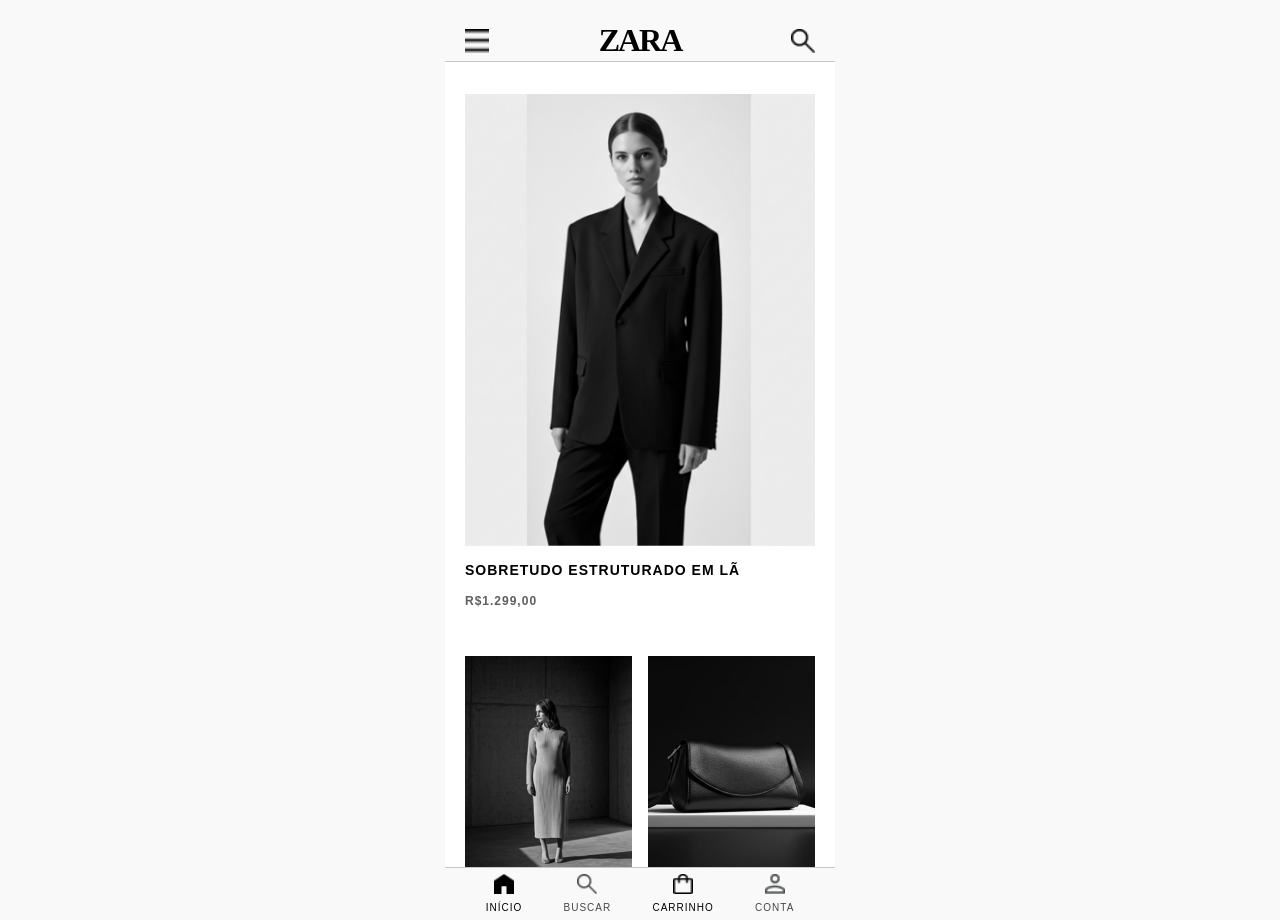
<file: index.html>
<!DOCTYPE html>
<html lang="pt-BR">
<head>
  <meta charset="UTF-8">
  <meta name="viewport" content="width=device-width, initial-scale=1.0">
  <title>Zara</title>
  <link rel="stylesheet" href="style.css">
</head>
<body>
  <div class="container">
    <div class="header">
      <a href="pag-menu.html" class="btn-menu">
        <img src="assets/icon-menu.png" alt="menu">
      </a>
    <h1 class="logo">ZARA</h1>
    <button class="btn-search" onclick="window.location.href='pag-busca.html'">
      <img src="assets/icon-search.png" alt="search">
    </button>
    </div>

    <div class="content">
      <section class="hero-section">
        <button class="btn-product" onclick="window.location.href='pag-produto.html'">
          <img src="assets/hero-product.png" alt="Sobretudo" class="hero-image">
        </button>
        <h2>SOBRETUDO ESTRUTURADO EM LÃ</h2>
        <h5>R$1.299,00</h5>
      </section>

      <section class="products-section">
        <div class="product">
          <button class="btn-product" onclick="window.location.href='pag-produto.html'">
            <img src="assets/vestido.png" alt="Vestido">
          </button>
          <h3>VESTIDO KNIT LIMITED</h3>
          <p>R$ 459,00</p>
        </div>
        <div class="product">
          <button class="btn-product" onclick="window.location.href='pag-produto.html'">
            <img src="assets/bolsa.png" alt="Bolsa">
          </button>
          <h3>BOLSA COURO MINIMAL</h3>
          <p>R$ 899,00</p>
        </div>
      </section>

      <section class="bottom-section">
        <button class="btn-product" onclick="window.location.href='pag-produto.html'">
          <img src="assets/bottom-feature.png" alt="Nova coleção" class="bottom-image">
        </button>
        <h2>NOVA COLEÇÃO ORIGINS</h2>
        <h5>Ver seleção</h5>
      </section>
    </div>

    <nav class="navbar">
      <a href="index.html" class="nav-item active">
        <img src="assets/icon-inicio.png" alt="Início" class="nav-icon">
        <span>INÍCIO</span>
      </a>
      <a href="pag-busca.html" class="nav-item">
        <img src="assets/icon-buscar.png" alt="Buscar" class="nav-icon">
        <span>BUSCAR</span>
      </a>
      <a href="pag-carrinho.html" class="nav-item active">
        <img src="assets/icon-carrinho.png" alt="Carrinho" class="nav-icon">
        <span>CARRINHO</span>
      </a>
      <a href="pag-conta.html" class="nav-item">
        <img src="assets/icon-conta.png" alt="Conta" class="nav-icon">
        <span>CONTA</span>
      </a>
    </nav>
  </div>
  <script src="script.js"></script>
</body>
</html>
</file>
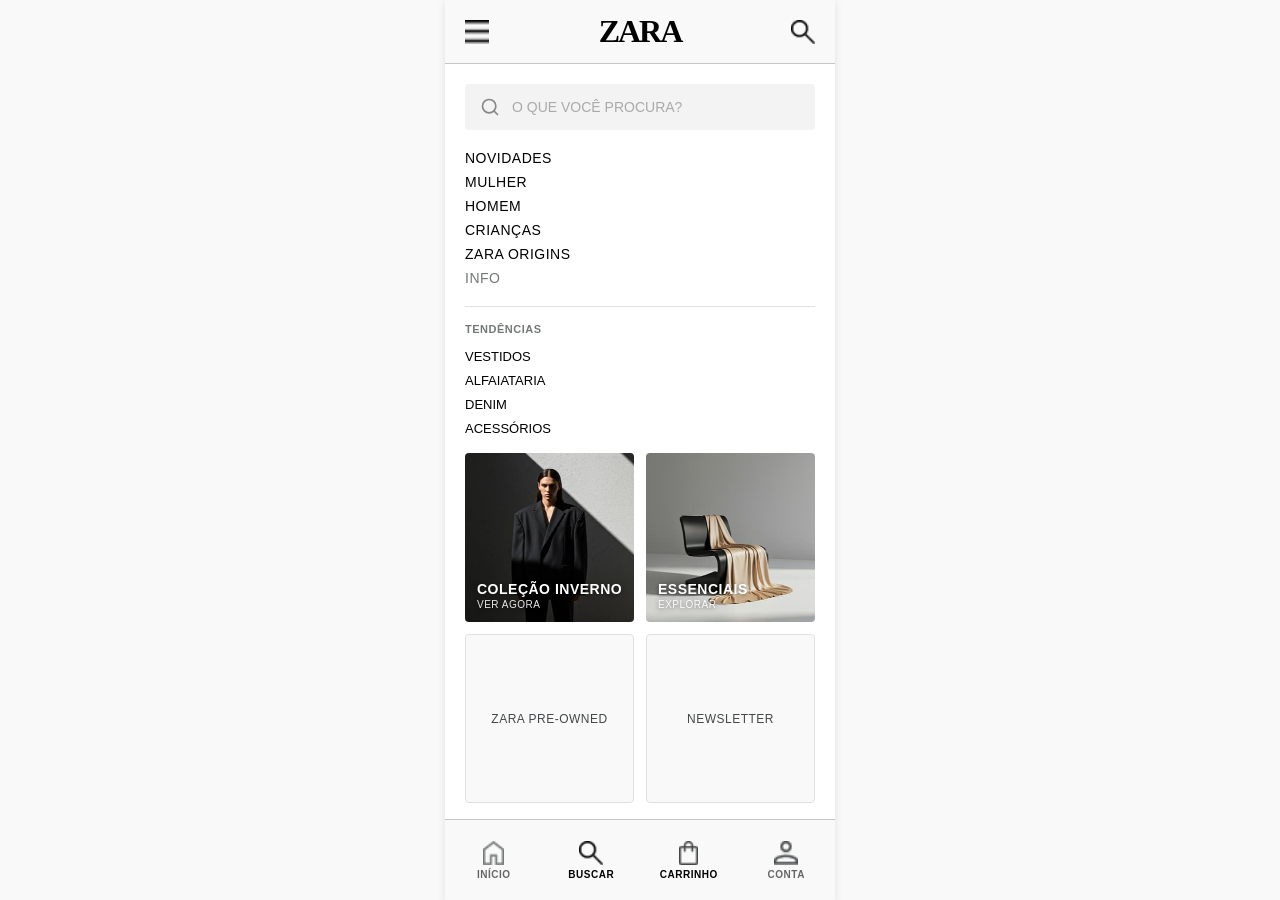
<file: pag-busca.html>
<!DOCTYPE html>
<html lang="pt-BR">
<head>
  <meta charset="UTF-8">
  <meta name="viewport" content="width=device-width, initial-scale=1.0">
  <title>Buscar - Zara</title>
  <link rel="stylesheet" href="pag-busca.css">
</head>
<body>
  <div class="container">

    <!-- HEADER -->
    <header class="header">
      <a href="pag-menu.html" class="btn-menu">
        <img src="assets/icon-menu.png" alt="menu">
      </a>
      <h1 class="logo">ZARA</h1>
      <button class="btn-search" onclick="window.location.href='pag-busca.html'">
        <img src="assets/icon-header-right.png" alt="search">
      </button>
    </header>

    <!-- CONTEÚDO PRINCIPAL -->
    <main class="main-content">

      <!-- Campo de busca -->
      <section class="search-section">
        <div class="search-box">
          <span class="search-icon">
            <svg width="20" height="20" viewBox="0 0 24 24" fill="none" stroke="currentColor" stroke-width="2" stroke-linecap="round" stroke-linejoin="round">
              <circle cx="11" cy="11" r="8" />
              <line x1="21" y1="21" x2="16.65" y2="16.65" />
            </svg>
          </span>
          <input type="text" class="search-input" placeholder="O QUE VOCÊ PROCURA?">
        </div>
      </section>

      <!-- Navegação principal -->
      <nav class="nav-links">
        <a href="#">NOVIDADES</a>
        <a href="pag-categorias.html">MULHER</a>
        <a href="pag-categorias.html">HOMEM</a>
        <a href="pag-categorias.html">CRIANÇAS</a>
        <a href="#">ZARA ORIGINS</a>
        <a href="#" class="info">INFO</a>
      </nav>

      <!-- Tendências + Cards 2x2 -->
      <section class="tendencies-section">
        <span class="section-label">TENDÊNCIAS</span>
        <ul class="tendencies-list">
          <li><a href="#">VESTIDOS</a></li>
          <li><a href="#">ALFAIATARIA</a></li>
          <li><a href="#">DENIM</a></li>
          <li><a href="#">ACESSÓRIOS</a></li>
        </ul>

        <!-- Grid 2x2 de cards -->
        <div class="cards-grid">
          <!-- Card 1: Coleção Inverno (com imagem) -->
          <div class="card card-image">
            <img src="assets/inverno.png" alt="Coleção Inverno" class="card-bg-img">
            <div class="card-label">
              <span class="card-title">COLEÇÃO INVERNO</span>
              <span class="card-sub">VER AGORA</span>
            </div>
          </div>

          <!-- Card 2: Essenciais (com imagem) -->
          <div class="card card-image">
            <img src="assets/essenciais.png" alt="Essenciais" class="card-bg-img">
            <div class="card-label">
              <span class="card-title">ESSENCIAIS</span>
              <span class="card-sub">EXPLORAR</span>
            </div>
          </div>

          <!-- Card 3: ZARA PRE-OWNED (sem imagem) -->
          <div class="card card-plain">
            <span>ZARA PRE-OWNED</span>
          </div>

          <!-- Card 4: NEWSLETTER (sem imagem) -->
          <div class="card card-plain">
            <span>NEWSLETTER</span>
          </div>
        </div>
      </section>

      <!-- Rodapé com links -->
      <footer class="footer-links">
        <div>
          <span class="section-label">SIGA-NOS</span>
          <a href="https://www.instagram.com/zara/" target="_blank" rel="noopener noreferrer">INSTAGRAM</a>
          <a href="https://www.tiktok.com/@zara" target="_blank" rel="noopener noreferrer">TIKTOK</a>
          <a href="https://br.pinterest.com/zaraofficial/" target="_blank" rel="noopener noreferrer">PINTEREST</a>
        </div>
        <div>
          <span class="section-label">AJUDA</span>
          <a href="#">ENTREGAS</a>
          <a href="#">TROCAS</a>
        </div>
      </footer>

    </main>

    <!-- NAVBAR -->
    <nav class="navbar">
      <a href="index.html" class="nav-item">
        <img src="assets/icon-nav-home.png" alt="Início" class="nav-icon">
        <span>INÍCIO</span>
      </a>
      <a href="pag-busca.html" class="nav-item active">
        <img src="assets/icon-search.png" alt="Buscar" class="nav-icon">
        <span>BUSCAR</span>
      </a>
      <a href="pag-carrinho.html" class="nav-item active">
        <img src="assets/icon-carrinho.png" alt="Carrinho" class="nav-icon">
        <span>CARRINHO</span>
      </a>
      <a href="pag-conta.html" class="nav-item">
        <img src="assets/icon-conta.png" alt="Conta" class="nav-icon">
        <span>CONTA</span>
      </a>
    </nav>

  </div>
  <script src="script.js"></script>
</body>
</html>
</file>
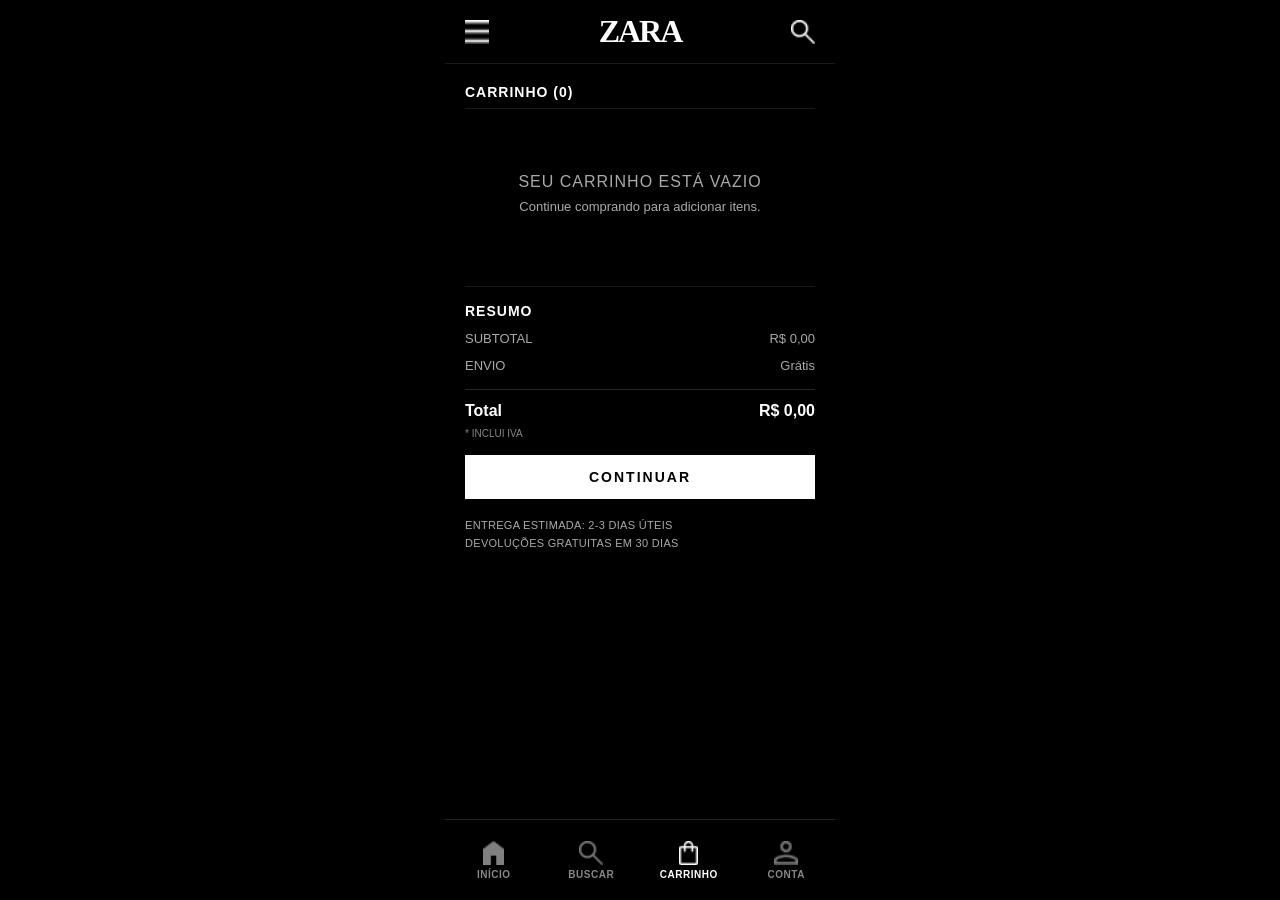
<file: pag-carrinho.html>
<!DOCTYPE html>
<html lang="pt-BR">
<head>
  <meta charset="UTF-8">
  <meta name="viewport" content="width=device-width, initial-scale=1.0">
  <title>Carrinho - Zara</title>
  <link rel="stylesheet" href="pag-carrinho.css">
</head>
<body>
  <div class="container">

    <!-- HEADER -->
    <header class="header">
      <a href="pag-menu.html" class="btn-menu">
        <img src="assets/icon-menu.png" alt="menu">
      </a>
      <h1 class="logo">ZARA</h1>
      <!-- Ícone da lupa → redireciona para pag-busca.html -->
      <button class="btn-search" onclick="window.location.href='pag-busca.html'">
        <img src="assets/icon-header-right.png" alt="search">
      </button>
    </header>

    <!-- CONTEÚDO PRINCIPAL -->
    <main class="main-content">

      <div class="cart-header">
        <h2>CARRINHO (2)</h2>
      </div>

      <section class="cart-items">

        <!-- Item 1 -->
        <article class="cart-item">
          <div class="item-image">
            <img src="https://lh3.googleusercontent.com/aida-public/[base64]" alt="Sobretudo de lã premium">
          </div>
          <div class="item-info">
            <div class="item-header">
              <h3>SOBRETUDO DE LÃ PREMIUM</h3>
              <button class="btn-remove" onclick="alert('Remover item do carrinho')">✕</button>
            </div>
            <p class="ref">REF. 0482/201</p>
            <p class="attr">COR: PRETO</p>
            <p class="attr">TAMANHO: L</p>
            <div class="item-actions">
              <div class="qty-control">
                <button class="qty-btn">−</button>
                <span class="qty-number">1</span>
                <button class="qty-btn">+</button>
              </div>
              <span class="item-price">R$ 1.299,00</span>
            </div>
          </div>
        </article>

        <!-- Item 2 -->
        <article class="cart-item">
          <div class="item-image">
            <img src="https://lh3.googleusercontent.com/aida-public/[base64]" alt="Mala de ombro estruturada">
          </div>
          <div class="item-info">
            <div class="item-header">
              <h3>MALA DE OMBRO ESTRUTURADA</h3>
              <button class="btn-remove" onclick="alert('Remover item do carrinho')">✕</button>
            </div>
            <p class="ref">REF. 6619/105</p>
            <p class="attr">COR: BRANCO</p>
            <p class="attr">TAMANHO: ÚNICO</p>
            <div class="item-actions">
              <div class="qty-control">
                <button class="qty-btn">−</button>
                <span class="qty-number">1</span>
                <button class="qty-btn">+</button>
              </div>
              <span class="item-price">R$ 459,00</span>
            </div>
          </div>
        </article>

      </section>

      <!-- Resumo do pedido -->
      <aside class="order-summary">
        <h2>RESUMO</h2>
        <div class="summary-row">
          <span>Subtotal</span>
          <span>R$ 1.758,00</span>
        </div>
        <div class="summary-row">
          <span>Envio</span>
          <span>Grátis</span>
        </div>
        <div class="summary-total">
          <span>Total</span>
          <span>R$ 1.758,00</span>
        </div>
        <p class="tax-note">* INCLUI IVA</p>

        <button class="btn-continue" onclick="window.location.href='pag-pagamento.html'">Continuar</button>

        <div class="delivery-info">
          <div class="info-item">
            <span>Entrega estimada: 2-3 dias úteis</span>
          </div>
          <div class="info-item">
            <span>Devoluções gratuitas em 30 dias</span>
          </div>
        </div>
      </aside>

    </main>

    <!-- NAVBAR -->
    <nav class="navbar">
      <!-- Ícone INÍCIO → redireciona para index.html -->
      <a href="index.html" class="nav-item">
        <img src="assets/icon-inicio.png" alt="Início" class="nav-icon">
        <span>INÍCIO</span>
      </a>
      <!-- Ícone BUSCAR → redireciona para pag-busca.html -->
      <a href="pag-busca.html" class="nav-item">
        <img src="assets/icon-buscar.png" alt="Buscar" class="nav-icon">
        <span>BUSCAR</span>
      </a>
      <a href="pag-carrinho.html" class="nav-item active">
        <img src="assets/icon-carrinho.png" alt="Carrinho" class="nav-icon">
        <span>CARRINHO</span>
      </a>
      <a href="pag-conta.html" class="nav-item">
        <img src="assets/icon-conta.png" alt="Conta" class="nav-icon">
        <span>CONTA</span>
      </a>
    </nav>

  </div>
  <script src="script.js"></script>
</body>
</html>
</file>
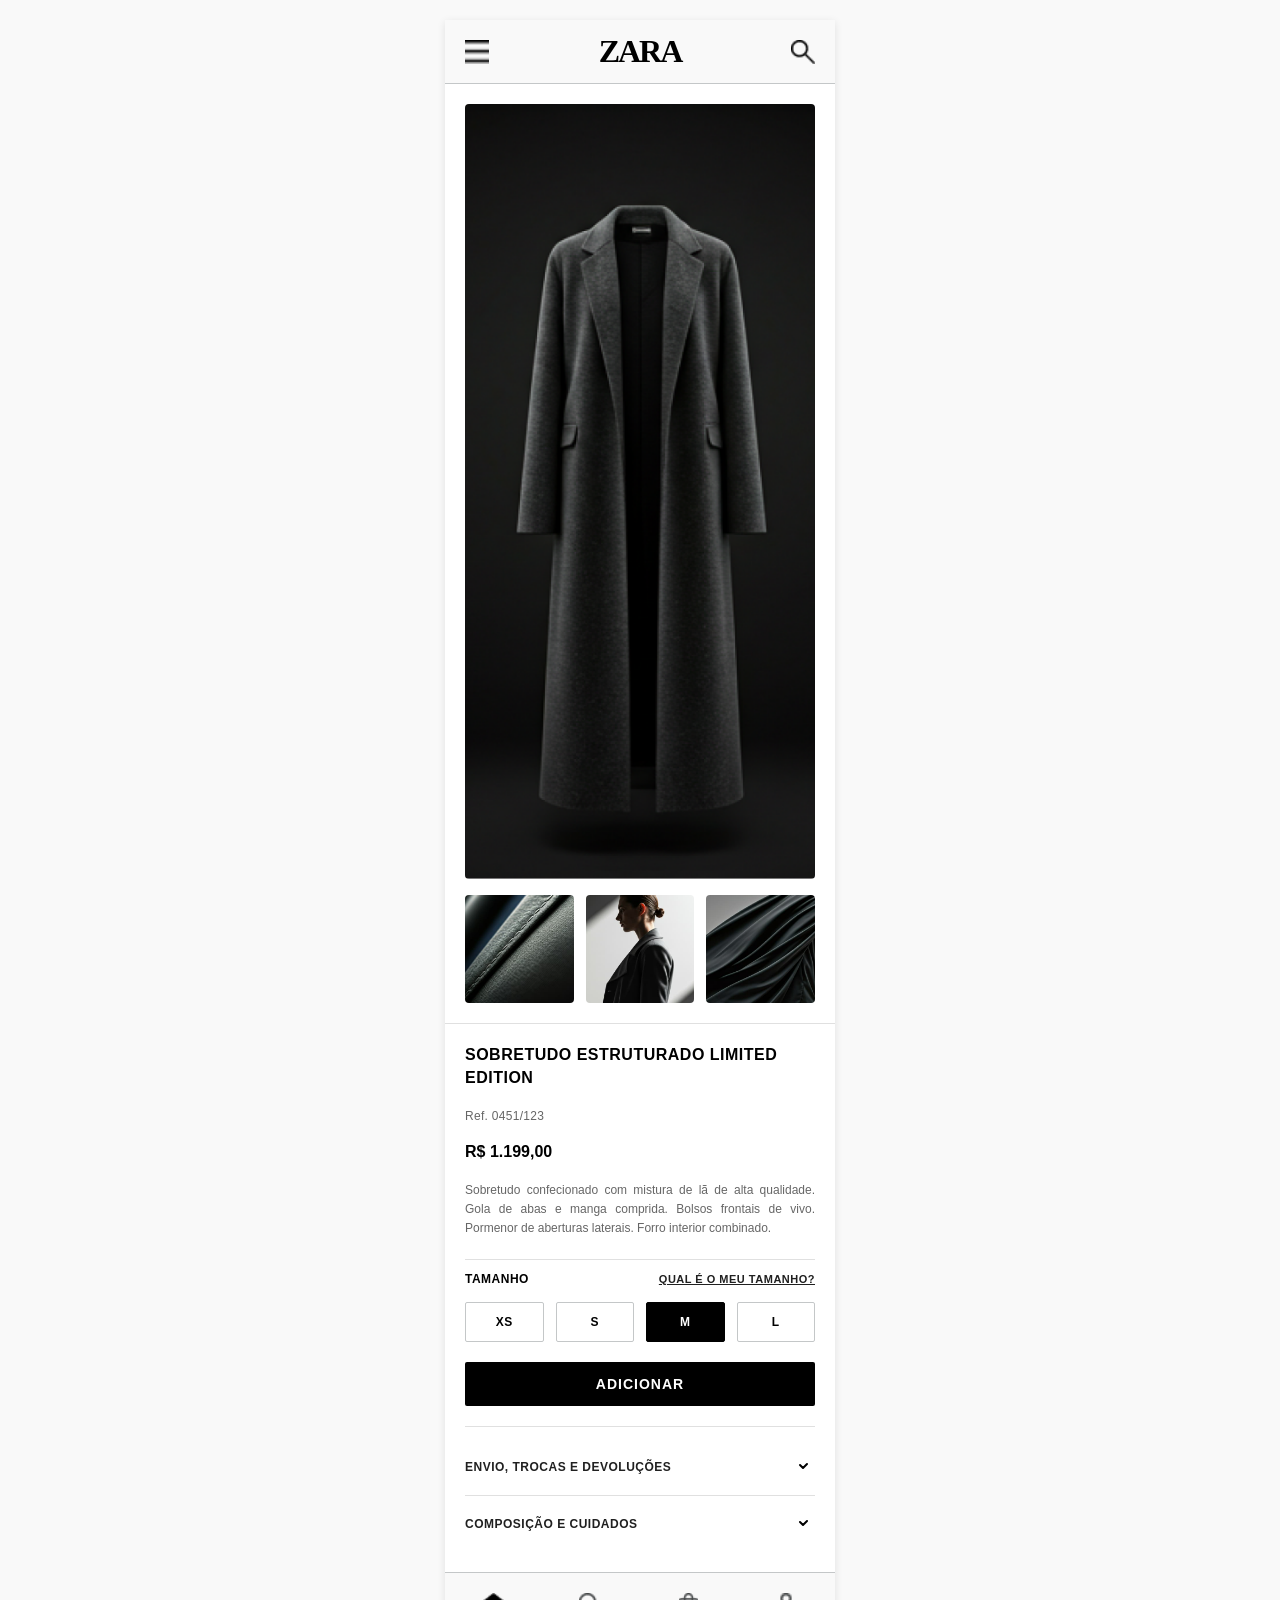
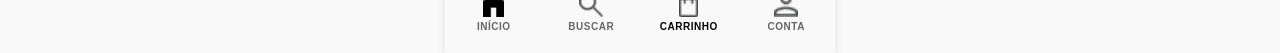
<file: pag-produto.html>
<!DOCTYPE html>
<html lang="pt-BR">
<head>
  <meta charset="UTF-8">
  <meta name="viewport" content="width=device-width, initial-scale=1.0">
  <title>Página do Produto - Zara</title>
  <link rel="stylesheet" href="pag-produto.css">
</head>
<body>
  <div class="container">
    <!-- Header -->
    <header class="header">
      <a href="pag-menu.html" class="btn-menu">
        <img src="assets/icon-menu.png" alt="menu">
      </a>
      <h1 class="logo">ZARA</h1>
      <!-- Lupa redireciona para pag-busca -->
      <button class="btn-search" onclick="window.location.href='pag-busca.html'">
        <img src="assets/icon-header-right.png" alt="search">
      </button>
    </header>

    <!-- Gallery Section -->
    <section class="gallery-section">
      <div class="container-gallery">
        <div class="product-hero-container">
          <img src="assets/product-hero.png" alt="Product Hero" class="product-hero">
        </div>
      </div>
      
      <div class="container-gallery-grid">
        <div class="container-grid-item">
          <img src="assets/texture-detail.png" alt="Texture Detail" class="gallery-image">
        </div>
        <div class="container-grid-item">
          <img src="assets/model-side.png" alt="Model Side" class="gallery-image">
        </div>
        <div class="container-grid-item">
          <img src="assets/fabric-movement.png" alt="Fabric Movement" class="gallery-image">
        </div>
      </div>
    </section>

    <!-- Product Info Section -->
    <section class="product-info-section">
      <div class="product-heading">
        <h2>SOBRETUDO ESTRUTURADO LIMITED<br>EDITION</h2>
      </div>

      <div class="product-reference">
        <p>Ref. 0451/123</p>
      </div>

      <div class="product-price">
        <h3>R$ 1.199,00</h3>
      </div>

      <div class="product-description">
        <p>Sobretudo confecionado com mistura de lã de alta qualidade. Gola de abas e manga comprida. Bolsos frontais de vivo. Pormenor de aberturas laterais. Forro interior combinado.</p>
      </div>

      <!-- Size Selector -->
      <div class="size-selector">
        <div class="size-header">
          <span class="size-label">TAMANHO</span>
          <button class="size-help">QUAL É O MEU TAMANHO?</button>
        </div>
        
        <div class="size-buttons">
          <button class="size-btn">XS</button>
          <button class="size-btn">S</button>
          <button class="size-btn selected">M</button>
          <button class="size-btn">L</button>
        </div>
      </div>

      <!-- Add Button -->
      <button class="add-button">ADICIONAR</button>

      <!-- Product Features List -->
      <div class="product-features">
        <div class="feature-item">
          <div class="feature-content">
            <span class="feature-label">ENVIO, TROCAS E DEVOLUÇÕES</span>
          </div>
          <div class="feature-icon">
            <svg width="20" height="20" viewBox="0 0 20 20" fill="none">
              <path d="M7 8L10 11L14 7" stroke="currentColor" stroke-width="2" stroke-linecap="round" stroke-linejoin="round"/>
            </svg>
          </div>
        </div>

        <div class="feature-item">
          <div class="feature-content">
            <span class="feature-label">COMPOSIÇÃO E CUIDADOS</span>
          </div>
          <div class="feature-icon">
            <svg width="20" height="20" viewBox="0 0 20 20" fill="none">
              <path d="M7 8L10 11L14 7" stroke="currentColor" stroke-width="2" stroke-linecap="round" stroke-linejoin="round"/>
            </svg>
          </div>
        </div>
      </div>
    </section>

    <!-- BottomNavBar -->
    <nav class="navbar">
      <a href="index.html" class="nav-item">
        <img src="assets/icon-inicio.png" alt="Início" class="nav-icon">
        <span>INÍCIO</span>
      </a>
      <a href="pag-busca.html" class="nav-item">
        <img src="assets/icon-buscar.png" alt="Buscar" class="nav-icon">
        <span>BUSCAR</span>
      </a>
      <a href="pag-carrinho.html" class="nav-item active">
        <img src="assets/icon-carrinho.png" alt="Carrinho" class="nav-icon">
        <span>CARRINHO</span>
      </a>
      <a href="pag-conta.html" class="nav-item">
        <img src="assets/icon-conta.png" alt="Conta" class="nav-icon">
        <span>CONTA</span>
      </a>
    </nav>
  </div>
  <script src="script.js"></script>
</body>
</html>
</file>
<file: style.css>
* {
  margin: 0;
  padding: 0;
  box-sizing: border-box;
}

html, body {
  width: 100%;
  height: 100%;
  background: #f9f9f9;
  font-family: Inter, sans-serif;
}

body {
  display: flex;
  align-items: flex-start;
  justify-content: center;
  min-height: 100vh;
  padding: 20px 0;
}

.container {
  width: 390px;
  height: auto;
  background: white;
  display: flex;
  flex-direction: column;
  max-height: 100vh;
  overflow: hidden;
}

.header {
  height: 64px;
  background: #f9f9f9;
  border-bottom: 1px solid #c4c7c8;
  display: flex;
  align-items: center;
  justify-content: space-between;
  padding: 0 20px;
}

.btn-menu, .btn-search {
  background: none;
  border: none;
  cursor: pointer;
  padding: 0;
  display: flex;
  align-items: center;
  justify-content: center;
}

.btn-menu img, .btn-search img {
  width: 24px;
  height: 24px;
}

.btn-product {
  background: none;
  border: none;
  cursor: pointer;
  padding: 0;
  display: block;
  width: 100%;
}

.btn-product img {
  width: 100%;
  height: auto;
  display: block;
}

.logo {
  font-family: 'Bodoni Moda', serif;
  font-size: 32px;
  font-weight: 600;
  letter-spacing: -2px;
}

.content {
  flex: 1;
  overflow-y: auto;
  padding: 32px 20px;
  display: flex;
  flex-direction: column;
  gap: 48px;
}

.hero-section {
  display: flex;
  flex-direction: column;
  gap: 16px;
}

.hero-image {
  width: 100%;
  height: auto;
  background: #f4f3f3;
}

.hero-section h2 {
  font-size: 14px;
  font-weight: 600;
  text-transform: uppercase;
  letter-spacing: 1px;
  color: #000;
}

.hero-section h5 {
  font-size: 12px;
  font-weight: 600;
  text-transform: uppercase;
  letter-spacing: 1px;
  color: #5f5f5f;
}

.products-section {
  display: grid;
  grid-template-columns: 1fr 1fr;
  gap: 16px;
  width: 100%;
}

.product {
  display: flex;
  flex-direction: column;
  gap: 8px;
}

.product h3 {
  font-size: 12px;
  font-weight: 500;
  text-transform: uppercase;
  letter-spacing: 0.5px;
  color: #000;
}

.product p {
  font-size: 12px;
  font-weight: 500;
  color: #444748;
}

.bottom-section {
  display: flex;
  flex-direction: column;
  gap: 16px;
}

.bottom-image {
  width: 100%;
  height: auto;
  background: #f4f3f3;
}

.bottom-section h2 {
  font-size: 14px;
  font-weight: 600;
  text-transform: uppercase;
  letter-spacing: 1px;
  color: #000;
}

.bottom-section h5 {
  font-size: 12px;
  font-weight: 600;
  text-transform: uppercase;
  letter-spacing: 1px;
  color: #5f5f5f;
}

.navbar {
  height: 81px;
  background: #f9f9f9;
  border-top: 1px solid #c4c7c8;
  display: flex;
  justify-content: space-around;
  align-items: center;
  padding: 0 20px;
}

.nav-item {
  display: flex;
  flex-direction: column;
  align-items: center;
  gap: 8px;
  text-decoration: none;
  color: #444748;
  font-size: 10px;
  font-weight: 500;
  text-transform: uppercase;
  letter-spacing: 1px;
}

.nav-item.active {
  color: #000;
}

.nav-item.active .nav-icon {
  filter: brightness(0);
}

.nav-icon {
  width: 20px;
  height: 20px;
}
</file>
<file: pag-busca.css>
/* Reset */
* {
  margin: 0;
  padding: 0;
  box-sizing: border-box;
}

html, body {
  width: 100%;
  height: 100%;
  background: #f9f9f9;
  font-family: Inter, sans-serif;
}

body {
  display: flex;
  align-items: center;
  justify-content: center;
  min-height: 100vh;
  background: #f9f9f9;
}

.container {
  width: 390px;
  height: 100vh;
  max-height: 100vh;
  background: white;
  display: flex;
  flex-direction: column;
  box-shadow: 0 2px 8px rgba(0, 0, 0, 0.1);
  overflow: hidden;
}

/* HEADER */
.header {
  height: 64px;
  background: #f9f9f9;
  border-bottom: 1px solid #c4c7c8;
  display: flex;
  align-items: center;
  justify-content: space-between;
  padding: 0 20px;
  flex-shrink: 0;
}

.btn-menu, .btn-search {
  background: none;
  border: none;
  cursor: pointer;
  padding: 0;
  display: flex;
  align-items: center;
  justify-content: center;
}

.btn-menu img, .btn-search img {
  width: 24px;
  height: 24px;
}

.logo {
  font-family: 'Bodoni Moda', serif;
  font-size: 32px;
  font-weight: 600;
  letter-spacing: -2px;
}

/* CONTEÚDO PRINCIPAL */
.main-content {
  flex: 1;
  display: flex;
  flex-direction: column;
  padding: 20px;
  gap: 20px;
  overflow-y: auto;
}

/* Campo de busca */
.search-box {
  display: flex;
  align-items: center;
  background: #f4f3f3;
  border-radius: 4px;
  padding: 0 14px;
  border: 1px solid transparent;
  transition: border-color 0.2s;
}

.search-box:focus-within {
  border-color: #000;
  background: white;
}

.search-icon {
  display: flex;
  align-items: center;
  color: #888;
  margin-right: 12px;
}

.search-icon svg {
  width: 20px;
  height: 20px;
  stroke: #888;
}

.search-input {
  flex: 1;
  border: none;
  background: transparent;
  padding: 14px 0;
  font-size: 14px;
  outline: none;
  font-family: Inter, sans-serif;
  color: #000;
}

.search-input::placeholder {
  color: #aaa;
  font-weight: 400;
}

/* Navegação principal */
.nav-links {
  display: flex;
  flex-direction: column;
  gap: 8px;
}

.nav-links a {
  font-size: 14px;
  font-weight: 500;
  text-transform: uppercase;
  letter-spacing: 0.5px;
  color: #000;
  text-decoration: none;
  transition: font-weight 0.2s;
}

.nav-links a:hover {
  font-weight: 700;
}

.nav-links a.info {
  color: #747878;
}

.nav-links a.info:hover {
  color: #000;
}

/* Tendências */
.tendencies-section {
  display: flex;
  flex-direction: column;
  gap: 12px;
  border-top: 1px solid #e0e0e0;
  padding-top: 16px;
}

.section-label {
  font-size: 11px;
  font-weight: 600;
  text-transform: uppercase;
  letter-spacing: 0.5px;
  color: #747878;
}

.tendencies-list {
  list-style: none;
  display: flex;
  flex-direction: column;
  gap: 6px;
  padding: 0;
}

.tendencies-list li a {
  font-size: 13px;
  font-weight: 400;
  color: #000;
  text-decoration: none;
}

.tendencies-list li a:hover {
  text-decoration: underline;
}

/* Grid 2x2 de cards */
.cards-grid {
  display: grid;
  grid-template-columns: 1fr 1fr;
  gap: 12px;
  margin-top: 4px;
}

.card {
  aspect-ratio: 1 / 1;
  border-radius: 4px;
  overflow: hidden;
  position: relative;
  display: flex;
  align-items: center;
  justify-content: center;
}

/* Cards com imagem */
.card-image {
  background: #f4f3f3;
}

.card-bg-img {
  width: 100%;
  height: 100%;
  object-fit: cover;
  display: block;
}

.card-label {
  position: absolute;
  bottom: 12px;
  left: 12px;
  color: white;
  display: flex;
  flex-direction: column;
  gap: 2px;
  text-shadow: 0 1px 4px rgba(0, 0, 0, 0.5);
}

.card-title {
  font-size: 14px;
  font-weight: 700;
  text-transform: uppercase;
  letter-spacing: 0.5px;
}

.card-sub {
  font-size: 10px;
  font-weight: 500;
  text-transform: uppercase;
  letter-spacing: 0.5px;
  opacity: 0.9;
}

/* Cards sem imagem (apenas texto) */
.card-plain {
  background: #f9f9f9;
  border: 1px solid #e0e0e0;
}

.card-plain span {
  font-size: 12px;
  font-weight: 500;
  text-transform: uppercase;
  letter-spacing: 0.5px;
  color: #444748;
  text-align: center;
  padding: 0 8px;
}

/* Rodapé */
.footer-links {
  display: grid;
  grid-template-columns: 1fr 1fr;
  gap: 20px;
  border-top: 1px solid #e0e0e0;
  padding-top: 16px;
  margin-top: 8px;
}

.footer-links > div {
  display: flex;
  flex-direction: column;
  gap: 6px;
}

.footer-links > div a {
  font-size: 13px;
  color: #000;
  text-decoration: none;
}

.footer-links > div a:hover {
  text-decoration: underline;
}

/* NAVBAR */
.navbar {
  height: 81px;
  background: #f9f9f9;
  border-top: 1px solid #c4c7c8;
  display: flex;
  align-items: center;
  justify-content: space-around;
  flex-shrink: 0;
}

.nav-item {
  display: flex;
  flex-direction: column;
  align-items: center;
  justify-content: center;
  gap: 4px;
  cursor: pointer;
  text-decoration: none;
  color: #666;
  flex: 1;
  height: 100%;
  transition: color 0.2s ease;
}

.nav-item span {
  font-size: 10px;
  font-weight: 600;
  text-transform: uppercase;
  letter-spacing: 0.5px;
}

.nav-item .nav-icon {
  width: 24px;
  height: 24px;
  object-fit: contain;
}

.nav-item.active {
  color: #000;
}

.nav-item.active span {
  color: #000;
}

.nav-item:hover {
  background: #f0f0f0;
}

/* Responsivo */
@media (max-width: 400px) {
  .container {
    width: 100%;
    height: 100vh;
    border-radius: 0;
  }
}
</file>
<file: pag-carrinho.css>
* {
  margin: 0;
  padding: 0;
  box-sizing: border-box;
}

html, body {
  width: 100%;
  height: 100%;
  background: #000000;
  font-family: Inter, sans-serif;
}

body {
  display: flex;
  align-items: center;
  justify-content: center;
  min-height: 100vh;
  background: #000000;
}

.container {
  width: 390px;
  height: 100vh;
  max-height: 100vh;
  background: #000000;
  display: flex;
  flex-direction: column;
  overflow: hidden;
}

/* HEADER */
.header {
  height: 64px;
  background: #000000;
  border-bottom: 1px solid rgba(255,255,255,0.1);
  display: flex;
  align-items: center;
  justify-content: space-between;
  padding: 0 20px;
  flex-shrink: 0;
}

.btn-menu, .btn-search {
  background: none;
  border: none;
  cursor: pointer;
  padding: 0;
  display: flex;
  align-items: center;
  justify-content: center;
}

.btn-menu img, .btn-search img {
  width: 24px;
  height: 24px;
  filter: brightness(0) invert(1);
}

.logo {
  font-family: 'Bodoni Moda', serif;
  font-size: 32px;
  font-weight: 600;
  letter-spacing: -2px;
  color: #ffffff;
}

/* MAIN */
.main-content {
  flex: 1;
  display: flex;
  flex-direction: column;
  padding: 20px;
  gap: 24px;
  overflow-y: auto;
}

.cart-header h2 {
  font-size: 14px;
  font-weight: 600;
  text-transform: uppercase;
  letter-spacing: 1px;
  color: #ffffff;
  padding-bottom: 8px;
  border-bottom: 1px solid rgba(255,255,255,0.1);
}

.cart-items {
  display: flex;
  flex-direction: column;
  gap: 32px;
}

.cart-item {
  display: flex;
  flex-direction: column;
  gap: 12px;
  border-bottom: 1px solid rgba(255,255,255,0.08);
  padding-bottom: 20px;
}

/* IMAGEM GRANDE – ocupa 100% da largura, proporção 3:4 */
.item-image {
  width: 100%;
  aspect-ratio: 3 / 4;
  background: #1a1a1a;
  overflow: hidden;
}

.item-image img {
  width: 100%;
  height: 100%;
  object-fit: cover;
  display: block;
}

/* CABEÇALHO DO ITEM (nome + botão remover) */
.item-header {
  display: flex;
  justify-content: space-between;
  align-items: flex-start;
  gap: 8px;
}

.item-header h3 {
  font-size: 14px;
  font-weight: 600;
  text-transform: uppercase;
  letter-spacing: 0.5px;
  color: #ffffff;
  margin-bottom: 4px;
  flex: 1;
}

.btn-remove {
  background: none;
  border: none;
  cursor: pointer;
  color: #888;
  font-size: 18px;
  padding: 0 4px;
  transition: color 0.2s;
  flex-shrink: 0;
  margin-top: 2px;
}

.btn-remove:hover {
  color: #ff4444;
}

/* INFORMAÇÕES */
.ref {
  font-size: 11px;
  font-weight: 500;
  color: #888;
  text-transform: uppercase;
  letter-spacing: 0.3px;
  margin-bottom: 2px;
}

.attr {
  font-size: 12px;
  font-weight: 400;
  color: #ccc;
  line-height: 1.5;
}

/* AÇÕES: QUANTIDADE E PREÇO LADO A LADO */
.item-actions {
  display: flex;
  justify-content: space-between;
  align-items: center;
  margin-top: 8px;
}

.qty-control {
  display: flex;
  align-items: center;
  border: 1px solid rgba(255,255,255,0.2);
}

.qty-btn {
  background: none;
  border: none;
  cursor: pointer;
  padding: 4px 12px;
  font-size: 16px;
  font-weight: 500;
  color: #ffffff;
  transition: opacity 0.2s;
}

.qty-btn:hover {
  opacity: 0.5;
}

.qty-number {
  padding: 0 12px;
  font-weight: 600;
  font-size: 14px;
  color: #ffffff;
}

.item-price {
  font-size: 16px;
  font-weight: 700;
  color: #ffffff;
}

/* RESUMO */
.order-summary {
  display: flex;
  flex-direction: column;
  gap: 12px;
  border-top: 1px solid rgba(255,255,255,0.1);
  padding-top: 16px;
  margin-top: 8px;
}

.order-summary h2 {
  font-size: 14px;
  font-weight: 600;
  text-transform: uppercase;
  letter-spacing: 1px;
  color: #ffffff;
}

.summary-row {
  display: flex;
  justify-content: space-between;
  font-size: 13px;
  color: #aaa;
}
.summary-row span:first-child {
  text-transform: uppercase;
}

.summary-total {
  display: flex;
  justify-content: space-between;
  font-size: 16px;
  font-weight: 700;
  color: #ffffff;
  padding-top: 12px;
  border-top: 1px solid rgba(255,255,255,0.15);
  margin-top: 4px;
}

.tax-note {
  font-size: 10px;
  color: #888;
  text-transform: uppercase;
  margin-top: -4px;
}

.btn-continue {
  width: 100%;
  padding: 14px;
  background: #ffffff;
  color: #000000;
  border: none;
  font-size: 14px;
  font-weight: 600;
  text-transform: uppercase;
  letter-spacing: 2px;
  cursor: pointer;
  transition: background 0.2s, transform 0.1s;
  margin-top: 4px;
}
.btn-continue:hover {
  background: #e0e0e0;
}
.btn-continue:active {
  transform: scale(0.98);
}

.delivery-info {
  display: flex;
  flex-direction: column;
  gap: 6px;
  margin-top: 8px;
}
.info-item {
  font-size: 11px;
  font-weight: 500;
  text-transform: uppercase;
  letter-spacing: 0.3px;
  color: #aaa;
}

/* NAVBAR */
.navbar {
  height: 81px;
  background: #000000;
  border-top: 1px solid rgba(255,255,255,0.15);
  display: flex;
  align-items: center;
  justify-content: space-around;
  flex-shrink: 0;
}

.nav-item {
  display: flex;
  flex-direction: column;
  align-items: center;
  justify-content: center;
  gap: 4px;
  cursor: pointer;
  text-decoration: none;
  color: #888;
  flex: 1;
  height: 100%;
  transition: color 0.2s;
}
.nav-item span {
  font-size: 10px;
  font-weight: 600;
  text-transform: uppercase;
  letter-spacing: 0.5px;
}
.nav-item .nav-icon {
  width: 24px;
  height: 24px;
  object-fit: contain;
  filter: brightness(0) invert(0.5);
  transition: filter 0.2s;
}
.nav-item.active .nav-icon {
  filter: brightness(0) invert(1);
}
.nav-item.active span {
  color: #ffffff;
}
.nav-item.active {
  color: #ffffff;
}
.nav-item:hover {
  background: rgba(255,255,255,0.05);
}

/* Responsivo */
@media (max-width: 400px) {
  .container {
    width: 100%;
    height: 100vh;
    border-radius: 0;
  }
}
</file>
<file: pag-produto.css>
* {
  margin: 0;
  padding: 0;
  box-sizing: border-box;
}

html, body {
  width: 100%;
  height: 100%;
  background: #f9f9f9;
  font-family: Inter, sans-serif;
}

body {
  display: flex;
  align-items: flex-start;
  justify-content: center;
  min-height: 100vh;
  padding: 20px 0;
}

.container {
  width: 390px;
  background: white;
  display: flex;
  flex-direction: column;
  box-shadow: 0 2px 8px rgba(0, 0, 0, 0.1);
}

/* Header */
.header {
  height: 64px;
  background: #f9f9f9;
  border-bottom: 1px solid #c4c7c8;
  display: flex;
  align-items: center;
  justify-content: space-between;
  padding: 0 20px;
}

.btn-menu, .btn-search {
  background: none;
  border: none;
  cursor: pointer;
  padding: 0;
  display: flex;
  align-items: center;
  justify-content: center;
}

.btn-menu img, .btn-search img {
  width: 24px;
  height: 24px;
}

.logo {
  font-family: 'Bodoni Moda', serif;
  font-size: 32px;
  font-weight: 600;
  letter-spacing: -2px;
}

/* Gallery Section */
.gallery-section {
  display: flex;
  flex-direction: column;
  gap: 16px;
  padding: 20px;
  border-bottom: 1px solid #e0e0e0;
}

.container-gallery {
  display: flex;
  width: 100%;
}

.product-hero-container {
  width: 100%;
  background: #f4f3f3;
  display: flex;
  align-items: center;
  justify-content: center;
  border-radius: 4px;
  overflow: hidden;
}

.product-hero {
  width: 100%;
  height: auto;
  display: block;
}

.container-gallery-grid {
  display: grid;
  grid-template-columns: 1fr 1fr 1fr;
  gap: 12px;
  width: 100%;
}

.container-grid-item {
  background: #f4f3f3;
  display: flex;
  align-items: center;
  justify-content: center;
  border-radius: 4px;
  overflow: hidden;
  aspect-ratio: 1;
}

.gallery-image {
  width: 100%;
  height: 100%;
  object-fit: cover;
  display: block;
}

/* Product Info Section */
.product-info-section {
  display: flex;
  flex-direction: column;
  gap: 20px;
  padding: 20px;
}

.product-heading h2 {
  font-size: 16px;
  font-weight: 600;
  text-transform: uppercase;
  letter-spacing: 0.5px;
  line-height: 1.4;
  color: #000;
}

.product-reference p {
  font-size: 12px;
  font-weight: 500;
  color: #666;
  letter-spacing: 0.3px;
}

.product-price h3 {
  font-size: 16px;
  font-weight: 600;
  color: #000;
}

.product-description p {
  font-size: 12px;
  font-weight: 400;
  line-height: 1.6;
  color: #666;
  text-align: justify;
}

/* Size Selector */
.size-selector {
  display: flex;
  flex-direction: column;
  gap: 16px;
  padding-top: 12px;
  border-top: 1px solid #e0e0e0;
}

.size-header {
  display: flex;
  align-items: center;
  justify-content: space-between;
}

.size-label {
  font-size: 12px;
  font-weight: 600;
  text-transform: uppercase;
  letter-spacing: 0.5px;
  color: #000;
}

.size-help {
  background: none;
  border: none;
  cursor: pointer;
  font-size: 11px;
  font-weight: 600;
  text-transform: uppercase;
  letter-spacing: 0.5px;
  color: #202020;
  padding: 0;
  text-decoration: underline;
}

.size-buttons {
  display: flex;
  gap: 12px;
  width: 100%;
}

.size-btn {
  flex: 1;
  padding: 12px;
  border: 1px solid #c4c7c8;
  background: white;
  font-size: 12px;
  font-weight: 600;
  text-transform: uppercase;
  letter-spacing: 0.5px;
  cursor: pointer;
  border-radius: 2px;
  transition: all 0.2s ease;
  color: #000;
}

.size-btn:hover {
  border-color: #000;
}

.size-btn.selected {
  background: #000;
  border-color: #000;
  color: #fff;
}

/* Add Button */
.add-button {
  padding: 14px;
  background: #000;
  color: #fff;
  border: none;
  font-size: 14px;
  font-weight: 600;
  text-transform: uppercase;
  letter-spacing: 1px;
  cursor: pointer;
  border-radius: 2px;
  transition: background 0.2s ease;
}

.add-button:hover {
  background: #333;
}

/* Product Features */
.product-features {
  display: flex;
  flex-direction: column;
  border-top: 1px solid #e0e0e0;
  padding-top: 12px;
}

.feature-item {
  display: flex;
  align-items: center;
  justify-content: space-between;
  padding: 16px 0;
  border-bottom: 1px solid #e0e0e0;
  cursor: pointer;
  transition: background 0.2s ease;
}

.feature-item:last-child {
  border-bottom: none;
}

.feature-item:hover {
  background: #f9f9f9;
  margin: 0 -20px;
  padding: 16px 20px;
}

.feature-content {
  display: flex;
  align-items: center;
  flex: 1;
}

.feature-label {
  font-size: 12px;
  font-weight: 600;
  text-transform: uppercase;
  letter-spacing: 0.5px;
  color: #202020;
}

.feature-icon {
  display: flex;
  align-items: center;
  justify-content: center;
  width: 24px;
  height: 24px;
  color: #000;
  margin-left: 16px;
}

.feature-icon svg {
  width: 20px;
  height: 20px;
}

/* Navbar */
.navbar {
  height: 81px;
  background: #f9f9f9;
  border-top: 1px solid #c4c7c8;
  display: flex;
  align-items: center;
  justify-content: space-around;
}

.nav-item {
  display: flex;
  flex-direction: column;
  align-items: center;
  justify-content: center;
  gap: 4px;
  cursor: pointer;
  text-decoration: none;
  color: #666;
  flex: 1;
  height: 100%;
  transition: color 0.2s ease;
}

.nav-item span {
  font-size: 10px;
  font-weight: 600;
  text-transform: uppercase;
  letter-spacing: 0.5px;
}

.nav-item .nav-icon {
  width: 24px;
  height: 24px;
  object-fit: contain;
}

.nav-item.active {
  color: #000;
}

.nav-item.active span {
  color: #000;
}

.nav-item:hover {
  background: #f0f0f0;
}

/* Responsivo */
@media (max-width: 400px) {
  .container {
    width: 100%;
    border-radius: 0;
  }
}
</file>
